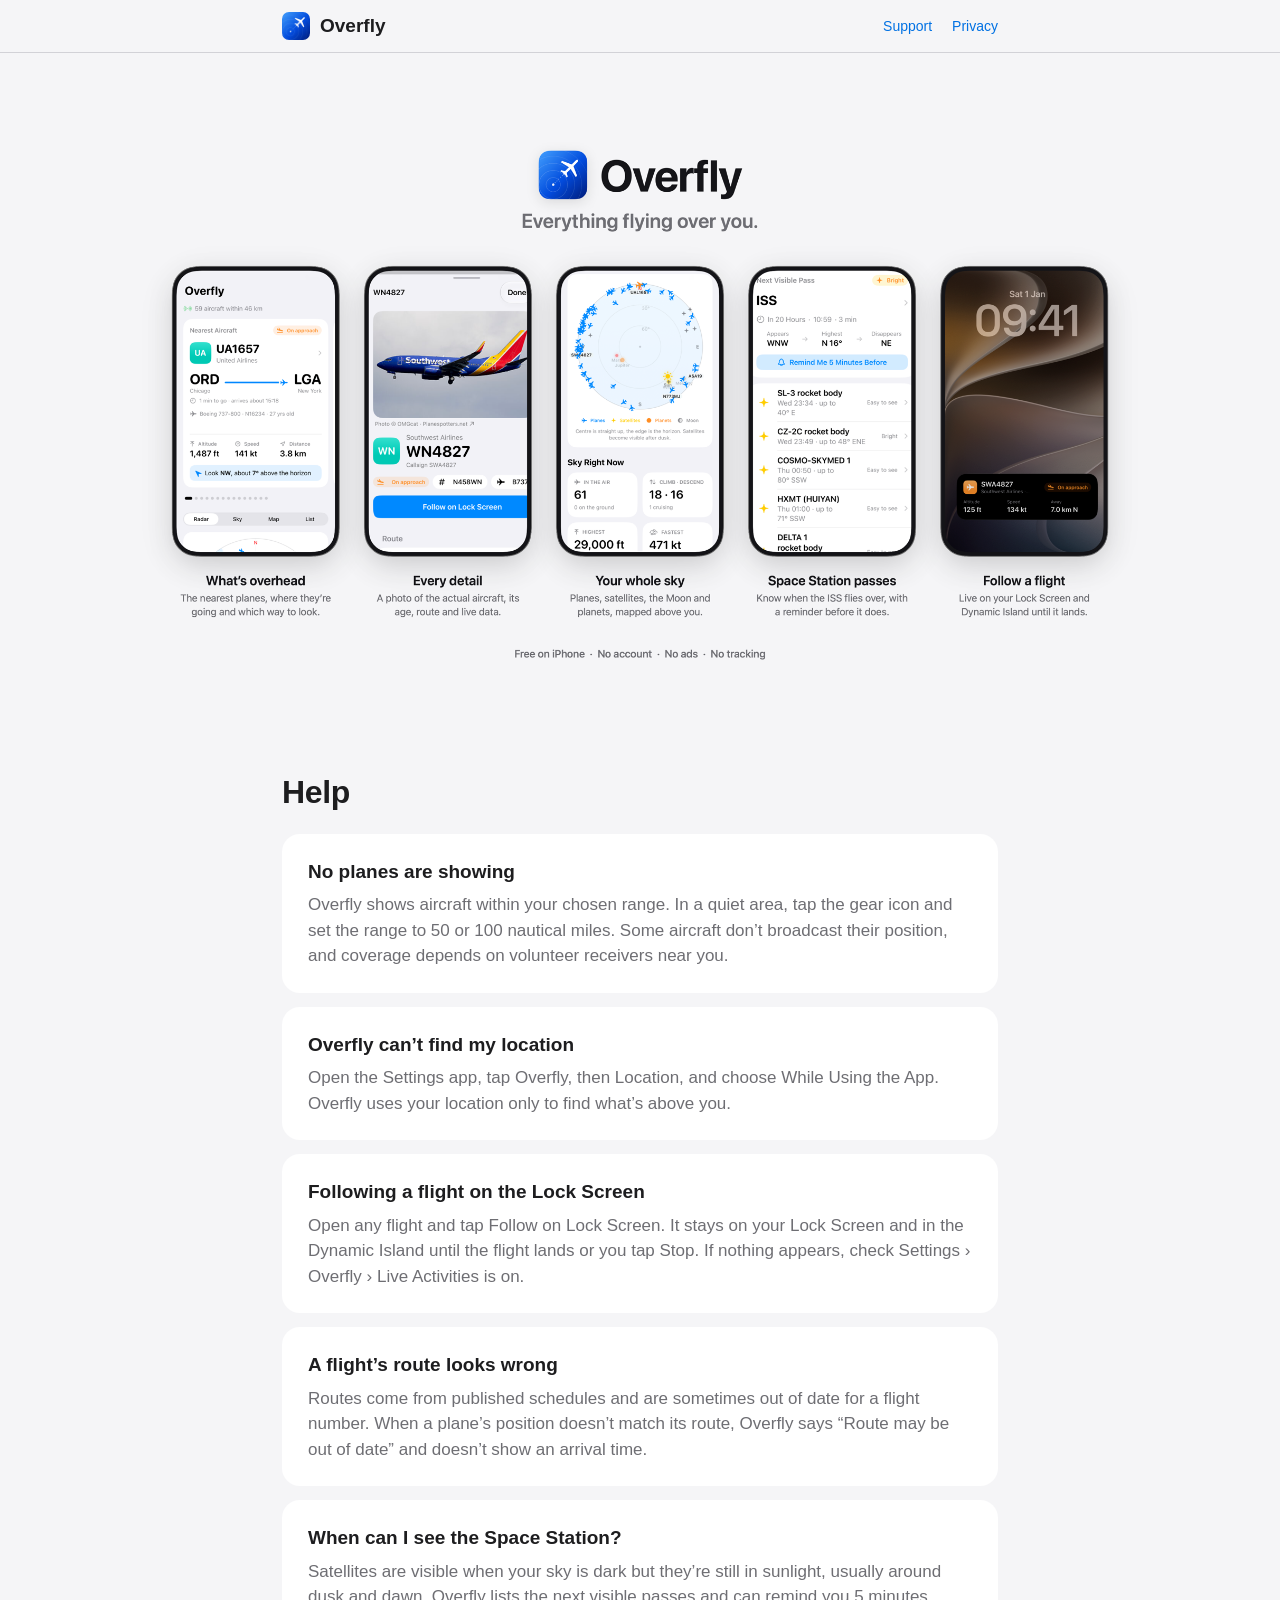
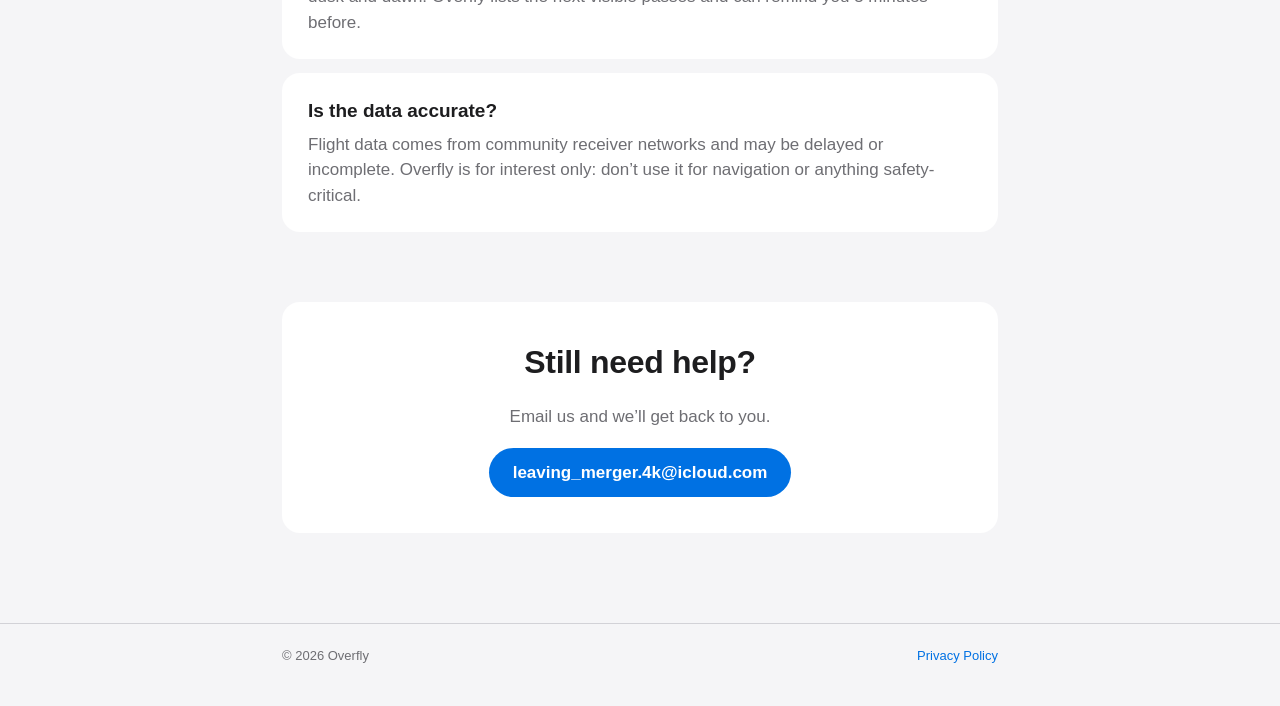
<file: index.html>
<!doctype html>
<html lang="en">
<head>
<meta charset="utf-8">
<meta name="viewport" content="width=device-width, initial-scale=1">
<title>Overfly: Support</title>
<meta name="description" content="Overfly shows the planes, satellites, Moon and planets above you, and where to look for each one.">
<link rel="icon" href="icon.png">
<link rel="stylesheet" href="style.css">
</head>
<body>
<nav><div class="wrap">
  <img src="icon.png" alt="">
  <span class="name">Overfly</span>
  <span class="links"><a href="./">Support</a><a href="privacy.html">Privacy</a></span>
</div></nav>

<h1 class="visually-hidden">Overfly: everything flying over you</h1>
<div class="hero"><img src="overview.png" alt="Overfly: everything flying over you. Five iPhone screens: the nearest plane, aircraft details, the sky map, Space Station passes and a flight on the Lock Screen"></div>

<main class="wrap">
  <section>
    <h2>Help</h2>

    <div class="card">
      <h3>No planes are showing</h3>
      <p>Overfly shows aircraft within your chosen range. In a quiet area, tap the gear icon and set the range to 50 or 100 nautical miles. Some aircraft don’t broadcast their position, and coverage depends on volunteer receivers near you.</p>
    </div>

    <div class="card">
      <h3>Overfly can’t find my location</h3>
      <p>Open the Settings app, tap Overfly, then Location, and choose While Using the App. Overfly uses your location only to find what’s above you.</p>
    </div>

    <div class="card">
      <h3>Following a flight on the Lock Screen</h3>
      <p>Open any flight and tap Follow on Lock Screen. It stays on your Lock Screen and in the Dynamic Island until the flight lands or you tap Stop. If nothing appears, check Settings › Overfly › Live Activities is on.</p>
    </div>

    <div class="card">
      <h3>A flight’s route looks wrong</h3>
      <p>Routes come from published schedules and are sometimes out of date for a flight number. When a plane’s position doesn’t match its route, Overfly says “Route may be out of date” and doesn’t show an arrival time.</p>
    </div>

    <div class="card">
      <h3>When can I see the Space Station?</h3>
      <p>Satellites are visible when your sky is dark but they’re still in sunlight, usually around dusk and dawn. Overfly lists the next visible passes and can remind you 5 minutes before.</p>
    </div>

    <div class="card">
      <h3>Is the data accurate?</h3>
      <p>Flight data comes from community receiver networks and may be delayed or incomplete. Overfly is for interest only: don’t use it for navigation or anything safety-critical.</p>
    </div>
  </section>

  <section>
    <div class="card contact">
      <h2>Still need help?</h2>
      <p>Email us and we’ll get back to you.</p>
      <a class="button" href="mailto:leaving_merger.4k@icloud.com?subject=Overfly%20support">leaving_merger.4k@icloud.com</a>
    </div>
  </section>
</main>

<footer><div class="wrap">
  <span>© 2026 Overfly</span>
  <span><a href="privacy.html">Privacy Policy</a></span>
</div></footer>
</body>
</html>
</file>
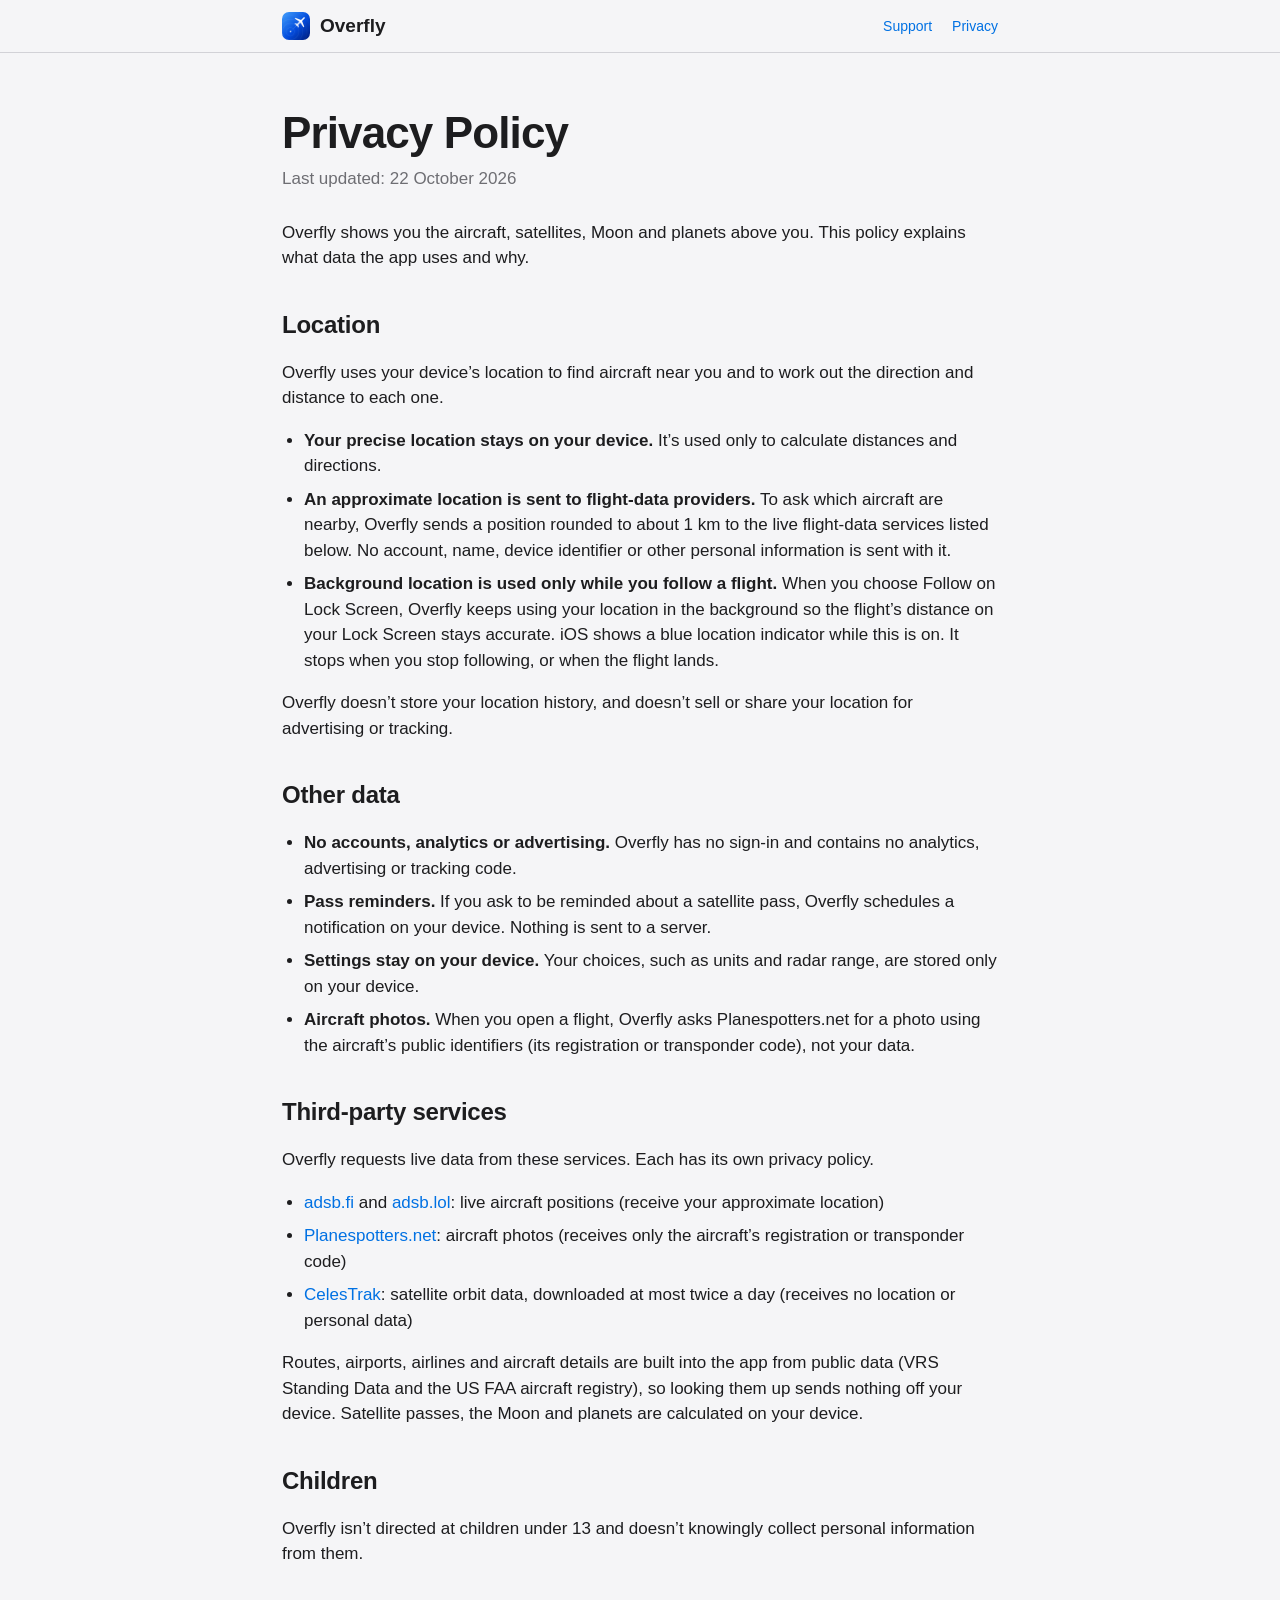
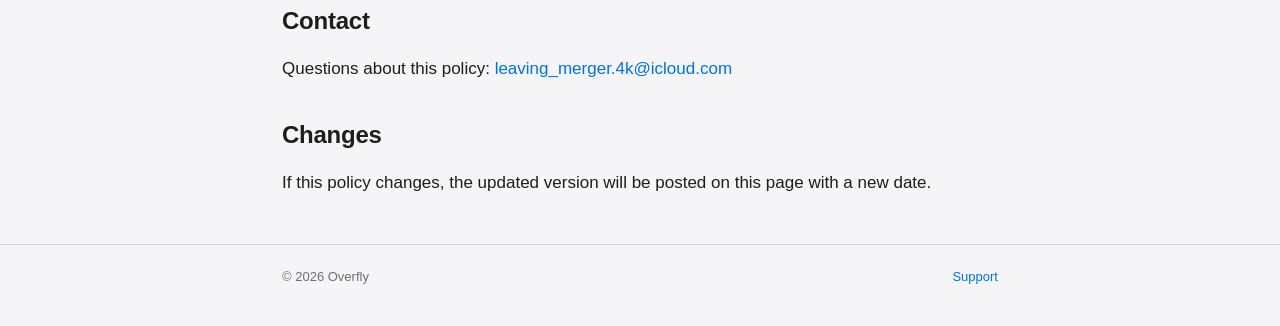
<file: privacy.html>
<!doctype html>
<html lang="en">
<head>
<meta charset="utf-8">
<meta name="viewport" content="width=device-width, initial-scale=1">
<title>Overfly: Privacy Policy</title>
<link rel="icon" href="icon.png">
<link rel="stylesheet" href="style.css">
</head>
<body>
<nav><div class="wrap">
  <img src="icon.png" alt="">
  <span class="name">Overfly</span>
  <span class="links"><a href="./">Support</a><a href="privacy.html">Privacy</a></span>
</div></nav>

<main class="wrap doc">
  <h1>Privacy Policy</h1>
  <p class="updated">Last updated: 22 October 2026</p>

  <p>Overfly shows you the aircraft, satellites, Moon and planets above you. This policy explains what data the app uses and why.</p>

  <h2>Location</h2>
  <p>Overfly uses your device’s location to find aircraft near you and to work out the direction and distance to each one.</p>
  <ul>
    <li><b>Your precise location stays on your device.</b> It’s used only to calculate distances and directions.</li>
    <li><b>An approximate location is sent to flight-data providers.</b> To ask which aircraft are nearby, Overfly sends a position rounded to about 1 km to the live flight-data services listed below. No account, name, device identifier or other personal information is sent with it.</li>
    <li><b>Background location is used only while you follow a flight.</b> When you choose Follow on Lock Screen, Overfly keeps using your location in the background so the flight’s distance on your Lock Screen stays accurate. iOS shows a blue location indicator while this is on. It stops when you stop following, or when the flight lands.</li>
  </ul>
  <p>Overfly doesn’t store your location history, and doesn’t sell or share your location for advertising or tracking.</p>

  <h2>Other data</h2>
  <ul>
    <li><b>No accounts, analytics or advertising.</b> Overfly has no sign-in and contains no analytics, advertising or tracking code.</li>
    <li><b>Pass reminders.</b> If you ask to be reminded about a satellite pass, Overfly schedules a notification on your device. Nothing is sent to a server.</li>
    <li><b>Settings stay on your device.</b> Your choices, such as units and radar range, are stored only on your device.</li>
    <li><b>Aircraft photos.</b> When you open a flight, Overfly asks Planespotters.net for a photo using the aircraft’s public identifiers (its registration or transponder code), not your data.</li>
  </ul>

  <h2>Third-party services</h2>
  <p>Overfly requests live data from these services. Each has its own privacy policy.</p>
  <ul>
    <li><a href="https://adsb.fi">adsb.fi</a> and <a href="https://adsb.lol">adsb.lol</a>: live aircraft positions (receive your approximate location)</li>
    <li><a href="https://www.planespotters.net">Planespotters.net</a>: aircraft photos (receives only the aircraft’s registration or transponder code)</li>
    <li><a href="https://celestrak.org">CelesTrak</a>: satellite orbit data, downloaded at most twice a day (receives no location or personal data)</li>
  </ul>
  <p>Routes, airports, airlines and aircraft details are built into the app from public data (VRS Standing Data and the US FAA aircraft registry), so looking them up sends nothing off your device. Satellite passes, the Moon and planets are calculated on your device.</p>

  <h2>Children</h2>
  <p>Overfly isn’t directed at children under 13 and doesn’t knowingly collect personal information from them.</p>

  <h2>Contact</h2>
  <p>Questions about this policy: <a href="mailto:leaving_merger.4k@icloud.com">leaving_merger.4k@icloud.com</a></p>

  <h2>Changes</h2>
  <p>If this policy changes, the updated version will be posted on this page with a new date.</p>
</main>

<footer><div class="wrap">
  <span>© 2026 Overfly</span>
  <span><a href="./">Support</a></span>
</div></footer>
</body>
</html>
</file>
<file: style.css>
:root {
  --bg: #f5f5f7;
  --card: #ffffff;
  --ink: #1d1d1f;
  --secondary: #6e6e73;
  --line: #d2d2d7;
  --accent: #0071e3;
}
@media (prefers-color-scheme: dark) {
  :root {
    --bg: #000000;
    --card: #1c1c1e;
    --ink: #f5f5f7;
    --secondary: #a1a1a6;
    --line: #38383a;
    --accent: #2997ff;
  }
}
* { box-sizing: border-box; }
body {
  margin: 0;
  background: var(--bg);
  color: var(--ink);
  font: 17px/1.5 -apple-system, BlinkMacSystemFont, "SF Pro Text", "Helvetica Neue", Arial, sans-serif;
  -webkit-font-smoothing: antialiased;
}
a { color: var(--accent); text-decoration: none; }
a:hover { text-decoration: underline; }
.wrap { max-width: 760px; margin: 0 auto; padding: 0 22px; }
nav { border-bottom: 1px solid var(--line); }
nav .wrap { display: flex; align-items: center; gap: 10px; height: 52px; }
nav img { width: 28px; height: 28px; border-radius: 7px; }
nav .name { font-weight: 600; font-size: 19px; flex: 1; color: var(--ink); }
nav .links { display: flex; gap: 20px; font-size: 14px; }
header { text-align: center; padding: 72px 0 40px; }
header img.icon { width: 112px; height: 112px; border-radius: 25px; box-shadow: 0 10px 30px rgba(0,0,0,.15); }
h1 { font-size: 56px; line-height: 1.07; letter-spacing: -0.02em; margin: 22px 0 10px; font-weight: 700; }
.lede { font-size: 24px; line-height: 1.35; color: var(--secondary); margin: 0; font-weight: 500; }
.hero { display: block; width: 100%; max-width: 1100px; margin: 40px auto 16px; padding: 0 22px; }
.visually-hidden { position: absolute; width: 1px; height: 1px; overflow: hidden; clip: rect(0 0 0 0); }
.hero img { width: 100%; border-radius: 20px; }
section { padding: 28px 0; }
h2 { font-size: 32px; letter-spacing: -0.01em; margin: 0 0 18px; }
h3 { font-size: 19px; margin: 0 0 6px; }
.card { background: var(--card); border-radius: 18px; padding: 24px 26px; margin-bottom: 14px; }
.card p, .card ul { margin: 0; color: var(--secondary); }
.card ul { padding-left: 20px; }
.card li + li { margin-top: 6px; }
.contact { text-align: center; padding: 36px 26px; }
.contact p { margin-bottom: 18px; }
.button { display: inline-block; background: var(--accent); color: #fff; padding: 12px 24px; border-radius: 980px; font-weight: 600; }
.button:hover { text-decoration: none; opacity: .9; }
.doc h1 { font-size: 44px; text-align: left; margin-top: 56px; }
.doc .updated { color: var(--secondary); margin: 0 0 28px; }
.doc h2 { font-size: 24px; margin: 36px 0 10px; }
.doc p, .doc li { color: var(--ink); }
.doc ul { padding-left: 22px; }
.doc li + li { margin-top: 8px; }
footer { border-top: 1px solid var(--line); margin-top: 48px; padding: 22px 0 40px; color: var(--secondary); font-size: 13px; }
footer .wrap { display: flex; justify-content: space-between; gap: 16px; flex-wrap: wrap; }
@media (max-width: 600px) {
  h1 { font-size: 40px; }
  .lede { font-size: 20px; }
  .doc h1 { font-size: 34px; }
}
</file>
